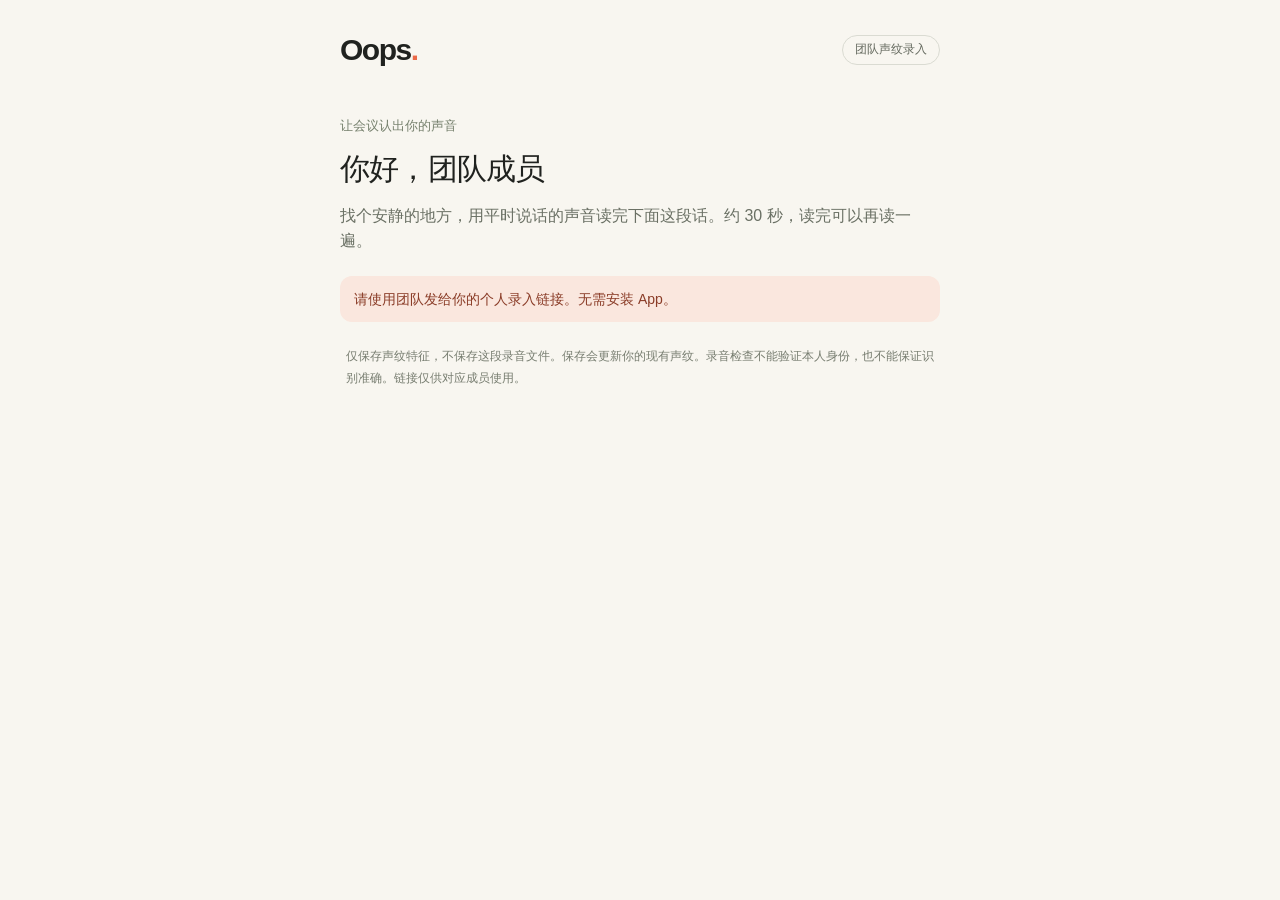
<file: web/voiceprint/index.html>
<!doctype html>
<html lang="zh-CN">
<head>
  <meta charset="utf-8">
  <meta name="viewport" content="width=device-width,initial-scale=1,viewport-fit=cover">
  <meta name="theme-color" content="#f8f6f0">
  <title>Oops · 录入我的声纹</title>
  <link rel="stylesheet" href="enroll.css">
  <script src="audio.js" defer></script>
  <script src="enroll.js" defer></script>
</head>
<body>
<main>
  <header><span class="brand">Oops<span class="dot">.</span></span><span class="tag">团队声纹录入</span></header>
  <section class="intro"><p class="eyebrow">让会议认出你的声音</p><h1>你好，<span id="name">团队成员</span></h1>
    <p>找个安静的地方，用平时说话的声音读完下面这段话。约 30 秒，读完可以再读一遍。</p></section>
  <p id="status" role="status" aria-live="polite">正在读取录入邀请…</p>
  <section class="card" id="flow" hidden>
    <div class="section-head"><h2 id="script-title">第一步 · 朗读录入</h2><span id="duration">30 秒</span></div>
    <p id="script" class="script"></p>
    <div id="meter-wrap" hidden><div class="progress"><div id="progress"></div></div>
      <div class="record-meta"><strong id="timer">00:00 / 00:30</strong><span id="level">等待麦克风声音</span></div></div>
    <p id="quality" class="muted" hidden></p>
    <label id="consent-wrap" class="consent"><input type="checkbox" id="consent"><span>我就是上述成员，同意上传本人单独朗读的声音，用于 Oops 声纹匹配。</span></label>
    <div class="buttons"><button id="record" class="primary" disabled>开始朗读 · 30 秒</button>
      <button id="stop" hidden>结束录音</button><button id="save" class="primary" hidden>保存我的声纹</button>
      <button id="discard" hidden>放弃并重录</button><button id="test" hidden>读另一段话测试 · 10 秒</button></div>
    <p id="profile" class="muted"></p>
  </section>
  <section id="result" class="card" hidden><h2>第二步 · 核对匹配结果</h2><p id="result-title" class="result-title"></p>
    <p id="result-reason"></p><div id="scores"></div><p class="muted">相似度不是正确概率。如果结果不是本人，先换安静环境重录，再交给团队排查。请保持页面在前台，使用手机浏览器打开。</p></section>
  <footer>仅保存声纹特征，不保存这段录音文件。保存会更新你的现有声纹。录音检查不能验证本人身份，也不能保证识别准确。链接仅供对应成员使用。</footer>
</main>
</body>
</html>
</file>
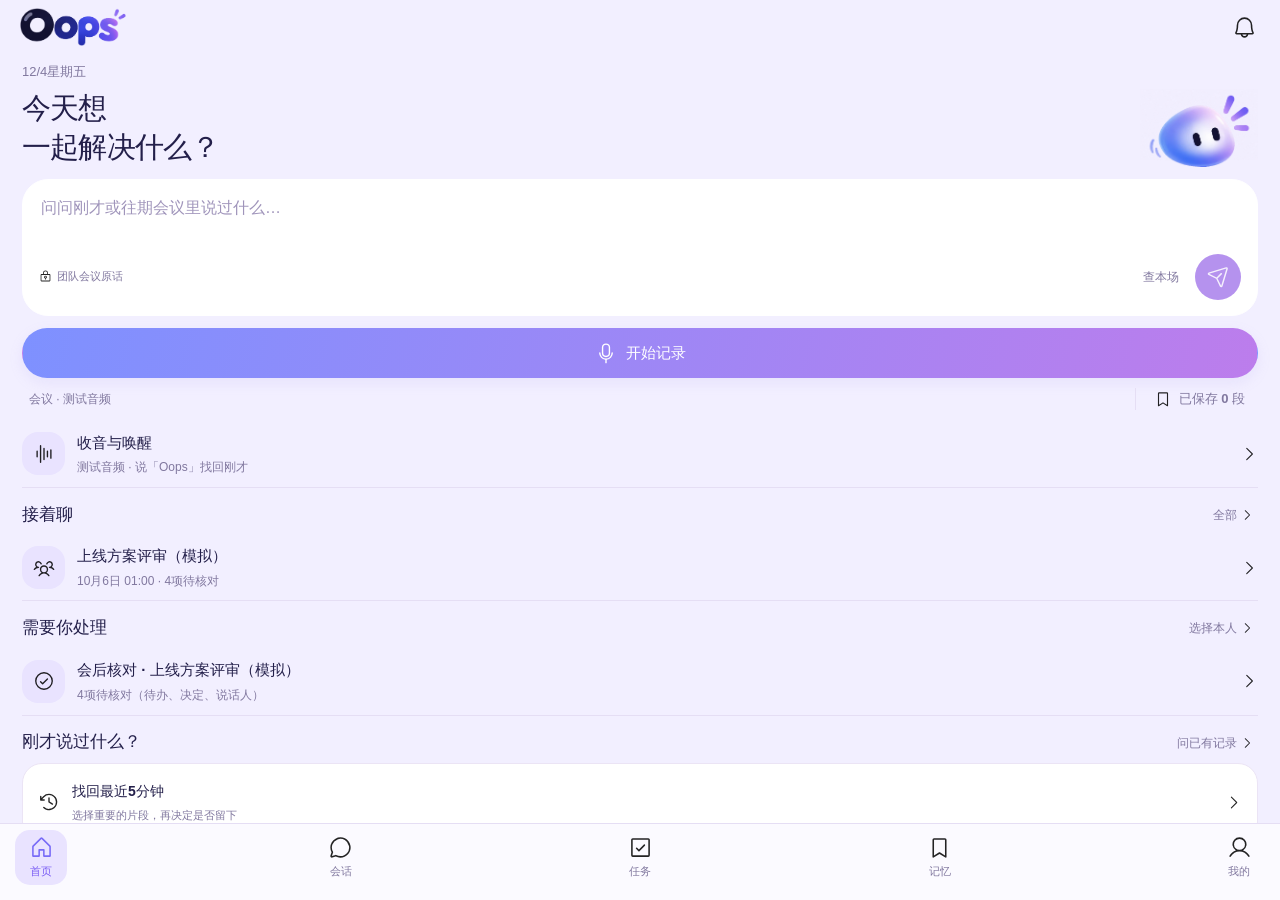
<file: android/app/src/main/assets/web/index.html>
<!doctype html>
<html lang="zh-CN">
<head>
  <meta charset="utf-8">
  <meta name="viewport" content="width=device-width, initial-scale=1, viewport-fit=cover">
  <meta name="color-scheme" content="light">
  <title>Oops</title>
  <!-- proto.css is the design prototype's own stylesheet, used unchanged; app.css only adds what the prototype lacks. -->
  <link rel="stylesheet" href="proto.css">
  <link rel="stylesheet" href="app.css">
</head>
<body>
  <div class="oops-root" id="root" data-route="home">
    <header class="app-header" id="hdr"></header>
    <div class="session-fixed-tabs" id="tabs" hidden></div>
    <section class="mobile-page oops-scroll" id="scroll">
      <main class="screen-content" id="screen"></main>
    </section>
    <nav class="app-nav" id="nav" aria-label="主导航"></nav>
    <aside class="recording-controls" id="rc" aria-label="当前记录控制" hidden></aside>
    <div id="notices" aria-live="polite"></div>
    <div class="sheet-overlay" id="backdrop" hidden></div>
    <div class="bottom-sheet" id="sheet" role="dialog" hidden></div>
    <div class="app-toast" id="toast" hidden></div>
  </div>
  <!-- The live transcript is appended to one sentence at a time; it lives here and is moved into the page that shows it. -->
  <div id="holder" hidden>
    <div id="lines"></div>
    <p class="meta live-partial" id="partial"></p>
  </div>

  <script src="bridge-mock.js"></script>
  <script src="draft-state.js"></script>
  <script src="app.js"></script>
</body>
</html>
</file>
<file: web/voiceprint/enroll.css>
:root{font-family:-apple-system,BlinkMacSystemFont,"Segoe UI",sans-serif;color:#20221f;background:#f8f6f0;line-height:1.6;font-synthesis:none}*{box-sizing:border-box}body{margin:0}main{max-width:640px;margin:auto;padding:26px 20px 36px}header{display:flex;align-items:center;justify-content:space-between;margin-bottom:42px}.brand{font-size:30px;font-weight:850;letter-spacing:-1.5px}.dot{color:#eb6948}.tag{font-size:12px;border:1px solid #dadbd2;border-radius:24px;padding:4px 12px;color:#656a5f}.eyebrow{font-size:13px;color:#76806d;margin:0 0 8px}h1{font-size:30px;letter-spacing:-.8px;margin:0 0 10px}h2{font-size:16px;margin:0}.intro>p:last-child{color:#6a7064;margin:0 0 22px}#status{font-size:14px;padding:12px 14px;background:#ecefe4;border-radius:12px;overflow-wrap:anywhere}#status.error{background:#fae7de;color:#8a3c27}.card{padding:22px;background:#fff;border:1px solid #e4e5dd;border-radius:18px;margin-top:18px}.section-head{display:flex;justify-content:space-between;align-items:center}.section-head>span{font-size:12px;color:#7c8276}.script{font-size:18px;line-height:1.95;margin:20px 0 24px}.consent{display:flex;gap:10px;align-items:flex-start;font-size:13px;color:#5a6154;margin:18px 0}.consent input{accent-color:#617843;width:18px;height:18px;flex-shrink:0;margin-top:3px}.buttons{display:flex;gap:10px;flex-wrap:wrap}button{font:inherit;font-size:14px;font-weight:600;border:1px solid #dde1d5;background:#f4f6ed;border-radius:12px;padding:12px 18px;cursor:pointer;min-height:48px}button.primary{background:#526d39;color:white;border-color:#526d39}button:disabled{opacity:.45;cursor:default}.muted,footer{font-size:12px;color:#777d70}.muted{margin:16px 0 0}footer{margin:24px 6px 0;line-height:1.8}.progress{height:6px;background:#e7ebdf;border-radius:6px;overflow:hidden}#progress{height:100%;width:0;background:#6e8b50}.record-meta{display:flex;justify-content:space-between;font-size:13px;margin:10px 0 18px}#level{color:#777d70}.result-title{font-size:22px;margin:14px 0 4px;font-weight:700}#result-reason{font-size:13px;color:#747b6a}.score-row{display:flex;justify-content:space-between;border-bottom:1px solid #eceee7;padding:8px 0;font-size:14px}[hidden]{display:none!important}@media(max-width:420px){main{padding:20px 16px}.card{padding:18px}.script{font-size:17px}header{margin-bottom:28px}.buttons button{flex:1 1 44%}}
</file>
<file: android/app/src/main/assets/web/proto.css>
@font-face{font-family:Roboto;font-style:normal;font-display:swap;font-weight:500;src:url(fonts/roboto-latin-500-normal-7RbcRiD8.woff2)format("woff2"),url(fonts/roboto-latin-500-normal-DQZyH_nt.woff)format("woff")}.task-communication .communication-copy{white-space:pre-wrap;overflow-wrap:anywhere;line-height:1.65}.communication-stale{background:#fffbf2;border-color:#e8c686;flex-direction:column;gap:10px;display:flex}.communication-stale p{margin:0;line-height:1.6}.communication-bound,.communication-resource{flex-direction:column;gap:8px;padding:12px 0;display:flex}.communication-bound+.communication-bound,.communication-resource+.communication-resource{border-top:1px solid #eee9f3}.task-communication details summary{color:#7552b8;cursor:pointer;padding:6px 0;font-size:13px}.task-communication details p{background:#faf8fd;border-radius:10px;margin:6px 0;padding:12px;font-size:14px}.task-list .section-title>.button{flex:none;width:auto;padding:0 12px}.task-search-row{align-items:center;gap:9px;display:flex}.task-search-row .search-input{flex:1;min-width:0}.task-filter-button{color:#625784;background:#faf9ff;border:1px solid #ebe7f6;border-radius:14px;flex:none;justify-content:center;align-items:center;gap:4px;min-height:44px;padding:0 10px;font-size:12px;display:flex}.task-group{gap:10px}.task-group>.section-title{margin-top:5px}.task-group>.section-title h2{font-size:15px}.task-list-card{text-align:left;gap:9px;padding:16px}.task-list-card h3{margin:0;font-size:17px;line-height:1.4}.task-list-card>.section-title{margin:0}.task-card-next{color:#6b57b5;border-top:1px solid #f0edf8;align-items:flex-start;gap:7px;padding-top:10px;font-size:13px;font-weight:600;display:flex}.task-card-next .icon{flex:none;margin-top:1px}.task-assistant-line{align-items:center;gap:5px;margin:0;display:flex}.task-hero h1,.task-hero h2{margin:4px 0;line-height:1.4}.task-hero>p{margin:5px 0}.task-facts{grid-template-columns:minmax(0,1fr) minmax(0,1.4fr);gap:12px;padding:14px 0 6px;display:grid}.task-facts span{flex-direction:column;gap:5px;display:flex}.task-facts small{color:#8b829e;font-size:11px}.task-facts strong{overflow-wrap:anywhere;font-size:14px}.task-primary-actions{align-items:center;gap:8px;width:100%;display:flex}.task-primary-actions>.button{flex:1;min-width:0;min-height:48px}.task-more-button{background:#f5f1ff;border:1px solid #e9e2fa;border-radius:15px;flex:none;justify-content:center;align-items:center;width:46px;height:48px;display:flex}.task-tab-bar{background:#fff;width:100%;padding:8px 18px 10px}.task-tab-bar .segmented{width:100%;margin:0}.task-body{white-space:pre-wrap;overflow-wrap:anywhere;font-size:14px;line-height:1.7}.task-criterion{gap:7px;margin:9px 0;font-size:13px;line-height:1.6;display:flex}.task-criterion .icon{flex:none;margin-top:2px}.task-last-activity{padding:0 3px;line-height:1.6}.task-inquiry-summary{border-top:1px solid #f0edf6;padding:10px 0}.task-inquiry-summary>p{margin:7px 0;font-size:14px;line-height:1.6}.task-inquiry-summary:first-of-type{border-top:0}.task-resource-choice{border-bottom:1px solid #f0edf6;padding:8px 0}.task-resource-choice:last-child{border-bottom:0}.task-resource-choice .meta{margin:2px 0 8px;padding-left:30px;line-height:1.6}.task-source-preview{white-space:pre-wrap;color:#75698a;margin:8px 0 12px;padding-left:30px;font-size:13px;line-height:1.6}.task-artifact-card{gap:8px}.task-artifact-card h3{margin:3px 0;font-size:16px;line-height:1.5}.task-artifact-excerpt{white-space:pre-wrap;color:#8b7e9e;margin:0;font-size:13px;line-height:1.65}.task-artifact-card .list-row{border-bottom:0;padding-left:0;padding-right:0}.task-artifact-card .check-row{border-top:1px solid #f1edf8;padding-top:11px}.task-diff{padding:13px 10px}.task-diff-line{white-space:pre-wrap;overflow-wrap:anywhere;border-radius:5px;gap:6px;margin:0;padding:6px 8px;font-size:12px;line-height:1.65;display:flex}.task-diff-line.added{color:#357553;background:#edf8f2}.task-diff-line.removed{color:#ad4964;background:#fff0f3}.task-diff-line.unchanged{color:#8c8199}.task-diff-marker{flex:none;width:9px;font-weight:700}.task-diff-title{margin:4px 8px 12px;font-size:12px;line-height:1.5}.task-setup>.section-title{margin-top:3px}.task-detail-content>.card .section-title h2{font-size:16px}.voice-identity .vi-hero{background:linear-gradient(125deg,#ede8ff,#fff7fa)}.vi-heading{flex-wrap:wrap;justify-content:space-between;align-items:center;gap:10px;display:flex}.vi-hero-icon{background:#fff9;border-radius:15px;justify-content:center;align-items:center;width:46px;height:46px;display:flex}.voice-identity h2{margin:14px 0 8px}.voice-identity p,.vi-subject-picker .meta{overflow-wrap:anywhere;line-height:1.65}.vi-waveform{justify-content:center;align-items:center;gap:5px;height:68px;margin:9px 0;display:flex}.vi-waveform span{opacity:.75;background:linear-gradient(#a48af7,#7556d9);border-radius:6px;width:5px;display:block}.vi-waveform.active span{animation:.8s ease-in-out infinite alternate vi-pulse}.vi-sample-meta{color:#8d819f;flex-wrap:wrap;justify-content:space-between;gap:10px;font-size:12px;display:flex}.vi-person{align-items:center;gap:10px;margin:17px 0;display:flex}.vi-person .meta{margin:4px 0}.vi-small-actions{justify-content:flex-end;gap:5px;margin-top:7px;display:flex}.vi-small-actions .button{width:auto;min-height:34px;padding:6px 8px;font-size:12px}.vi-capture{text-align:center;background:#f8f5ff!important}.vi-capture h3{margin:5px 0 12px}.vi-confidence{margin:16px 0}.vi-confidence>div:first-child{color:#796992;justify-content:space-between;gap:10px;font-size:13px;display:flex}.vi-confidence strong{color:#7651d5}.vi-confidence-track{background:#eee8f9;border-radius:10px;height:7px;margin-top:8px;overflow:hidden}.vi-confidence-track span{background:#9776ed;border-radius:10px;height:100%;display:block}.vi-result .button{margin-top:9px}.vi-subject-picker .badge{align-self:flex-start}@keyframes vi-pulse{to{opacity:.45;transform:scaleY(.5)}}@media (prefers-reduced-motion:reduce){.vi-waveform.active span{animation:none}}.memory-settings .card h3{margin:10px 0 7px}.ms-quick-grid{grid-template-columns:repeat(4,1fr);gap:9px;display:grid}.ms-quick-grid button{color:#231f4a;background:#fff;border:0;border-radius:18px;flex-direction:column;justify-content:center;align-items:center;gap:9px;min-height:84px;font-size:13px;font-weight:600;display:flex;box-shadow:0 4px 20px #231f4a05}.ms-pending{background:linear-gradient(125deg,#eee8ff,#fff7fa)!important}.ms-card-heading{justify-content:space-between;align-items:center;gap:10px;display:flex}.ms-preview{-webkit-line-clamp:2;color:#706987;-webkit-box-orient:vertical;margin:0;font-size:14px;line-height:1.6;display:-webkit-box;overflow:hidden}.ms-full-copy{white-space:pre-wrap;overflow-wrap:anywhere;line-height:1.8}.ms-tag-list{flex-wrap:wrap;gap:7px;margin:12px 0;display:flex}.ms-person-head{align-items:center;gap:13px;margin-bottom:12px;display:flex}.ms-person-head h2,.ms-person-head h3,.ms-person-head p{margin:3px 0}.ms-profile{background:linear-gradient(120deg,#ede6ff,#fff6f4)!important}.ms-space{color:#554781;background:#fff9;border:0;border-radius:12px;align-items:center;gap:8px;padding:9px 12px;font-size:13px;display:inline-flex}.ms-center{text-align:center}.ms-steps{justify-content:space-between;gap:7px;font-size:11px;display:flex}.ms-steps span{color:#9a93ac;text-align:center;background:#f2eff7;border-radius:10px;flex:1;padding:9px 6px}.ms-steps .active{color:#795cf4;background:#e9e1ff}.ms-voice-card{text-align:center;padding:28px!important}.ms-voice-card .icon{margin:5px auto 12px;display:block}.ms-pet{object-fit:contain;width:110px;height:110px}.ms-member{border-bottom:1px solid #f0ecf8;padding:15px 0}.ms-member:last-child{border-bottom:0}.ms-inline-action{border-bottom:1px solid #f0ecf8;justify-content:space-between;align-items:center;gap:10px;padding:12px 0;display:flex}.ms-inline-action>div{overflow-wrap:anywhere;min-width:0}.ms-inline-action>.button{flex:none;width:auto;min-height:38px;padding:8px 10px}.ms-inline-action .meta{margin:5px 0}.ms-today-people{text-align:left;background:linear-gradient(125deg,#ede8ff,#fff7fa)!important}.ms-today-people h3{margin:12px 0 5px!important}.ms-today-people .meta{margin:5px 0;line-height:1.6}.ms-today-icon{background:#fff9;border-radius:12px;justify-content:center;align-items:center;width:38px;height:38px;display:flex}.ms-person-context{gap:12px}.ms-person-stats .stat-grid{margin-bottom:14px}.ms-person-stats .stat span{font-size:12px}.ms-last-contact{color:#62587f;align-items:center;gap:7px;font-size:13px;line-height:1.5;display:flex}.ms-person-stats>.meta{color:#8e85a2;margin:8px 0 0;font-size:11px}.ms-topic-quote{white-space:pre-wrap;overflow-wrap:anywhere;margin:12px 0;font-size:14px;line-height:1.8}.ms-person-topic .source-link{margin-top:8px}.ms-review-progress{flex-wrap:wrap;justify-content:space-between;align-items:center;gap:12px;display:flex}.ms-review-finished{flex-direction:column;gap:12px;display:flex}.ms-source-stack{gap:8px}.ms-source-quote{background:#f8f5ff;border-left:3px solid #d9ccff;border-radius:0 10px 10px 0;padding:10px 12px}.ms-source-quote p{white-space:pre-wrap;overflow-wrap:anywhere;margin:7px 0;line-height:1.7}.ms-profile-focus{color:#554781;margin:12px 0;font-size:14px;line-height:1.6}.sessions-feature h2{letter-spacing:-.5px;margin:0;font-size:22px}.sessions-feature h3{margin:12px 0 7px;font-size:17px}.session-list-item{position:relative}.session-list-item .card{text-align:left;width:100%;padding-bottom:18px}.session-more{background:0 0;border:0;padding:6px;position:absolute;top:13px;right:13px}.session-card-top{align-items:center;gap:10px;padding-right:28px;display:flex}.session-kind,.session-material-icon{align-items:center;gap:8px;display:flex}.session-kind{background:#f0ebff;border-radius:13px;justify-content:center;width:38px;height:38px}.session-preview{color:#6e6880;margin:8px 0 16px;font-size:13px;line-height:1.55}.session-card-bottom{color:#958baf;justify-content:space-between;font-size:11px;display:flex}.session-heading{justify-content:space-between;align-items:flex-start;gap:8px;display:flex}.session-heading h2{font-size:22px;line-height:1.35}.session-heading .meta{margin-top:5px}.session-view-switch{background:#f3f0f8;border-radius:12px;gap:3px;padding:3px;display:flex}.session-view-switch button{color:#8f869e;background:0 0;border:none;border-radius:9px;flex:1;justify-content:center;align-items:center;gap:5px;padding:9px 5px;font-size:12px;display:flex}.session-view-switch button.selected{color:#7751d8;background:#fff;box-shadow:0 2px 8px #40305a0b}.session-recording{background:#f7f2ff;border:1px solid #e8dcfb;border-radius:17px;align-items:center;gap:10px;padding:14px;display:flex}.session-recording strong{font-size:13px;display:block}.session-recording small{color:#9686ae;margin-top:4px;font-size:10px;display:block}.session-recording .button{flex-shrink:0;width:auto;margin-left:auto}.recording-dot{background:#8a5fe3;border-radius:50%;flex-shrink:0;width:9px;height:9px;animation:1.8s infinite session-pulse;box-shadow:0 0 0 5px #8a5fe314}.recording-dot.paused{background:#a9a0b8;animation:none}@keyframes session-pulse{50%{box-shadow:0 0 0 8px #8a5fe308}}.session-transcript{text-align:left;border:1px solid #eee8f5}.session-transcript.highlighted{background:#f4efff;border-color:#9268e8;box-shadow:0 0 0 2px #946ce218}.session-speaker{align-items:center;gap:7px;font-size:12px;display:flex}.session-speaker .avatar{width:25px;height:25px;font-size:11px}.session-speaker>span:not(.avatar):not(.badge){color:#a79bb7;margin-left:auto;font-size:10px}.session-transcript p{color:#514760;margin:11px 0 0;font-size:14px;line-height:1.7}.session-playback{align-items:center;gap:9px;display:flex}.session-playback>.button{flex:1}.session-playback>button:last-child{color:#77668f;background:#fff;border:1px solid #e5dfee;border-radius:10px;height:40px;padding:0 10px;font-size:12px}.session-warning{background:#fff9ee!important;border:1px solid #f5e0be!important}.session-warning p{color:#a88145;font-size:13px}.session-task-top{justify-content:space-between;align-items:center;gap:10px;display:flex}.session-task-top h3{margin:0;font-size:15px}.session-status-pair{gap:8px;margin-top:14px;display:flex}.session-status-pair span{color:#806d9b;background:#f4effa;border-radius:7px;padding:6px 8px;font-size:10px}.session-summary-line{color:#5b4d6e;gap:10px;font-size:13px;line-height:1.8;display:flex}.session-summary-line>span{color:#9f87c9;font-variant-numeric:tabular-nums}.session-preserve{white-space:pre-wrap;overflow-wrap:anywhere;font-size:13px;line-height:1.8}.session-agenda-row{text-align:left;background:#fff;border:1px solid #eee7f6;border-radius:14px;align-items:center;gap:10px;padding:14px 12px;display:flex}.session-agenda-row>span{color:#987bc7;background:#f5f0fc;border-radius:50%;flex-shrink:0;place-items:center;width:26px;height:26px;font-size:12px;display:grid}.session-agenda-row strong{flex:1;font-size:13px;font-weight:500}.session-agenda-row.current{background:#faf7ff;border-color:#bba1ec}.session-map{background:radial-gradient(#dccfea 1px,#0000 1px) 0 0/13px 13px,#fbf8ff;border-radius:22px;flex-direction:column;gap:15px;padding:24px 16px;display:flex}.map-center{color:#fff;text-align:center;background:#8e65da;border-radius:17px;align-self:center;max-width:92%;padding:16px;font-weight:600}.map-branch,.map-material{text-align:left;color:#77618e;background:#fff;border:1px solid #e0d3f3;border-radius:12px;align-items:center;gap:8px;margin-left:25px;padding:12px;font-size:12px;display:flex}.map-branch>span{color:#a48bc4;width:20px}.map-material{background:#f3edf9;margin-left:45px}.session-recall-hero{text-align:center;background:linear-gradient(145deg,#f5efff,#fdfbff);border-radius:24px;padding:18px 14px}.session-recall-hero h2{margin:13px 0 8px;font-size:23px}.session-recall-hero p{color:#a18bbd;font-size:12px}.session-recall-choice{background:#fff;border:1px solid #eadff3;border-radius:16px;padding:12px 16px}.session-recall-choice p{color:#665774;margin:8px 0 4px;font-size:14px;line-height:1.7}.session-timer{background:linear-gradient(145deg,#faf6ff,#fff);border:1px solid #ece2fa}.session-timer .section-title{margin:0}.session-timer-clock{color:#8460ca;letter-spacing:1px;font-variant-numeric:tabular-nums;margin:12px 0 8px;font-size:35px;display:block}.session-timer.session-warning .session-timer-clock{color:#b5853c}.session-feedback{background:#fbf8ff;flex-direction:column;gap:12px;display:flex}.session-feedback p{margin:0;font-size:13px;line-height:1.7}.session-quickstart{gap:18px}.session-start-heading{padding:9px 4px 0}.session-start-heading>.icon{background:#e9e1fb;border-radius:20px;width:56px;height:56px;margin-bottom:14px;padding:12px}.session-start-heading h2{font-size:25px;line-height:1.45}.session-start-heading p{margin:7px 0 0;font-size:13px}.session-kind-grid{grid-template-columns:repeat(2,minmax(0,1fr));gap:10px;display:grid}.session-kind-grid>button{text-align:left;background:#fff;border:1px solid #e5def4;border-radius:19px;flex-direction:column;gap:8px;min-height:126px;padding:16px 14px;display:flex}.session-kind-grid>button.selected{background:#f4efff;border-color:#aa8ddd;box-shadow:inset 0 0 0 1px #ceb9ef}.session-kind-grid strong{font-size:15px}.session-kind-grid small{color:#9080a7;font-size:11px}.session-start-scope{color:#81709b;flex-wrap:wrap;gap:12px;font-size:11px;display:flex}.session-start-scope>span{align-items:center;gap:5px;display:flex}.session-active-card{background:#f7f3ff;flex-direction:column;gap:10px;display:flex}.session-active-card h3,.session-prepare{margin:0}.session-live-overview{background:#fff;border:1px solid #ece4f7;border-radius:19px;padding:0 13px}.session-live-overview .list-row{min-height:66px;padding:12px 0}.session-live-overview .list-row:last-child{border-bottom:0}.session-live-overview .row-icon{border-radius:12px;width:34px;height:34px}.session-live-overview .row-copy strong{font-size:13px}.session-live-overview .row-copy small{font-size:10px}.session-review{gap:14px}.session-review-intro h3{margin:12px 0;font-size:17px}.session-review-intro .stat-grid{margin-top:14px}.session-review .stat{padding:11px 5px}.session-review .list-row{padding-top:5px}.session-list-search{align-items:center;gap:9px;display:flex}.session-list-search .search-input{flex:1;min-width:0}.session-filter-button{background:#fff;border:1px solid #e8e0f2;border-radius:13px;flex-shrink:0;place-items:center;width:44px;min-height:44px;display:grid;position:relative}.session-filter-button b{color:#fff;background:#795cf4;border-radius:9px;padding:2px 5px;font-size:10px;position:absolute;top:-3px;right:-3px}.session-list-secondary{color:#8c819b;justify-content:space-between;align-items:center;gap:8px;font-size:12px;display:flex}.session-list-secondary button{color:#796c90;background:0 0;border:none;align-items:center;gap:6px;min-height:36px;padding:6px 0;font-size:12px;display:flex}.session-filter-summary{color:#77658d;background:#f5f1fc;border-radius:11px;justify-content:space-between;align-items:center;gap:8px;padding:9px 12px;font-size:12px;display:flex}.session-filter-summary button{color:#795cf4;background:0 0;border:0;flex-shrink:0;min-height:30px}.session-list-group{flex-direction:column;gap:12px;display:flex}.session-list-group .section-title{margin:2px 0}.session-list-group .section-title h2{color:#7c708d;font-size:15px}.session-card-bottom{gap:12px;font-size:12px}.session-card-bottom strong{color:#795cf4;text-align:right;font-size:12px;font-weight:500}.session-stage{flex-wrap:wrap;align-items:center;gap:10px;display:flex}.session-stage>span:last-child:not(.badge){color:#8c7c9f;align-items:center;gap:5px;font-size:12px;display:inline-flex}.session-live-summary{grid-template-columns:repeat(2,minmax(0,1fr));gap:9px;display:grid}.session-live-summary button{color:#6b5b81;text-align:left;background:#fff;border:1px solid #ece4f7;border-radius:14px;align-items:center;gap:7px;min-height:54px;padding:12px;display:flex}.session-live-summary strong{font-size:12px;font-weight:500}.session-kind-focus{background:#faf7ff;border:1px solid #ece3fc}.session-kind-focus h3{margin:11px 0 15px;font-size:16px;line-height:1.5}.session-returned-material{background:#fbf8ff;border:1px solid #ded1f6}.session-returned-material h3{overflow-wrap:anywhere}.session-overview{gap:15px}.session-result-card{background:#faf8ff;border:1px solid #e8dffa}.session-result-card h3{margin:14px 0;font-size:17px}.session-result-line{color:#514761;white-space:pre-wrap;overflow-wrap:anywhere;border-left:2px solid #b5a1ee;margin:0;padding:8px 0 8px 12px;font-size:14px;line-height:1.75}.session-result-card .session-result-line+.session-result-line{margin-top:9px}.session-review-entry{flex-direction:column;gap:13px;display:flex}.session-review-entry h3{margin:0 0 7px;font-size:16px}.session-details{background:#fff;border:1px solid #ece5f4;border-radius:15px;padding:0 14px}.session-details summary{color:#746284;cursor:pointer;min-height:48px;padding:14px 0;font-size:13px}.session-details[open]{padding-bottom:14px}.session-details>.card,.session-details>.form-field,.session-details>.button{margin-top:12px}.session-details>p{color:#6a5e77;font-size:13px;line-height:1.7}.session-queue-heading h2{margin-top:15px;font-size:23px}.session-queue-item{flex-direction:column;gap:14px;display:flex}.session-queue-item h3{margin:0;line-height:1.55}.session-queue-item p{margin:0}.session-speaker>span:not(.avatar):not(.badge),.session-recording small{font-size:12px}.session-p0-entry{padding:8px}.session-p0-grid{grid-template-columns:repeat(2,minmax(0,1fr));gap:6px;display:grid}.session-p0-grid button{color:#6951ba;background:#f5f1fe;border:0;border-radius:12px;justify-content:flex-start;align-items:center;gap:8px;min-height:44px;padding:10px 12px;font-size:13px;font-weight:650;display:flex}.listening-screen{gap:16px}.listen-hero{text-align:center;background:radial-gradient(at 50% 0,#eee6ff 0%,#faf8ff 65%);border:1px solid #ece5ff;border-radius:24px;padding:24px 18px 18px}.listen-state-icon{background:#fff;border:1px solid #e5dcfa;border-radius:24px;place-items:center;width:68px;height:68px;margin:0 auto 12px;display:grid;box-shadow:0 7px 20px #7750ce14}.listen-hero .badge{margin-bottom:10px}.listen-hero h2{margin:4px 0 8px;font-size:23px;line-height:1.35}.listen-hero p{color:#6f6581;max-width:280px;margin:0 auto;font-size:13px;line-height:1.65}.listen-wave{justify-content:center;align-items:center;gap:4px;height:62px;margin-top:8px;display:flex}.listen-wave i{opacity:.8;background:#9471ec;border-radius:4px;width:4px;display:block}.listen-detecting .listen-wave i,.listen-recording .listen-wave i{animation:1.1s ease-in-out infinite alternate listen-wave-pulse}.listen-noise .listen-wave i,.listen-quiet .listen-wave i{background:#bbb1cc;height:8px!important}.listen-demo-label{color:#8b819a;justify-content:center;align-items:center;gap:6px;margin:-4px 0 0;font-size:11px;line-height:1.5;display:flex}.listen-card-heading{justify-content:space-between;align-items:flex-start;gap:10px;display:flex}.listen-card-heading h3{flex:1;margin:0}.listen-card-heading .badge{flex:none}.listen-current .button,.listen-signal .button{margin-top:10px}.listen-turn{border-left:3px solid #e8dfff;margin:14px 0;padding-left:11px}.listen-turn strong{color:#776098;font-size:12px}.listen-turn p{margin:4px 0 0;font-size:14px;line-height:1.65}.listen-save-summary{color:#8b7b9e;border-top:1px solid #f1edf7;gap:7px;margin-top:5px;padding-top:12px;font-size:11px;line-height:1.5;display:flex}.listen-scenarios{padding:10px 4px}.listen-scenarios summary{color:#92829f;cursor:pointer;font-size:12px;list-style-position:inside}.listen-scenario-buttons{grid-template-columns:1fr 1fr;gap:6px;margin-top:6px;display:grid}.listen-scenario-buttons .button{min-height:38px;font-size:12px}@keyframes listen-wave-pulse{0%{opacity:.55;transform:scaleY(.55)}to{opacity:1;transform:scaleY(1)}}@media (prefers-reduced-motion:reduce){.listen-wave i{animation:none!important}}.intelligence-page{gap:14px}.intelligence-hero{background:linear-gradient(135deg,#f0eaff,#faf8ff);border-color:#e6dcfa;padding:20px}.intelligence-hero-top,.intelligence-hero-meta,.intelligence-result-head,.intelligence-card-source{justify-content:space-between;align-items:center;gap:9px;display:flex}.intelligence-hero-icon{background:#e2d5fb;border-radius:14px;place-items:center;width:42px;height:42px;display:grid}.intelligence-hero h2{letter-spacing:-.5px;margin:15px 0 6px;font-size:22px}.intelligence-hero p{color:var(--muted);margin:0;font-size:12px;line-height:1.65}.intelligence-hero-meta{color:var(--brand);margin-top:15px;font-size:11px}.intelligence-hero-meta .button{min-height:30px;padding:4px 0 4px 8px;font-size:11px}.intelligence-hero-meta .button,.intelligence-card-source .button,.intelligence-personal-context .button{flex:none;width:auto}.intelligence-hero-meta>span,.intelligence-card-source>span{white-space:nowrap;min-width:0}.intelligence-hero-meta .button .icon{width:15px;height:15px}.intelligence-caption{color:var(--muted);align-items:center;gap:6px;margin:0 2px;font-size:11px;line-height:1.6;display:flex}.intelligence-result{padding:17px}.intelligence-result.processed{border-color:#e4ddee}.intelligence-result-head{justify-content:flex-start}.intelligence-result-head strong{flex:1;font-size:13px}.intelligence-result-symbol{background:var(--soft);border-radius:10px;flex:none;place-items:center;width:30px;height:30px;display:grid}.intelligence-result h3{margin:12px 0 8px;font-size:16px;line-height:1.5}.intelligence-result .intelligence-body{color:var(--ink);white-space:pre-wrap;overflow-wrap:anywhere;margin:12px 0;font-size:14px;line-height:1.8}.intelligence-card-source{color:var(--muted);padding-top:5px;font-size:10px}.intelligence-card-source .button{min-height:25px;padding:3px 0 3px 8px;font-size:11px}.intelligence-actions{flex-wrap:wrap;align-items:center;gap:8px;margin-top:13px;display:flex}.intelligence-actions .button{flex:1;width:auto;min-width:0;min-height:38px;padding:8px 10px;font-size:12px}.intelligence-actions .button.quiet{flex:none}.intelligence-personal-context{align-items:center;gap:11px;padding:2px 0;display:flex}.intelligence-personal-context>span{flex:1;min-width:0}.intelligence-personal-context>span.avatar{flex:none}.intelligence-personal-context strong{font-size:13px;display:block}.intelligence-personal-context small{color:var(--muted);margin-top:5px;font-size:10px;display:block}.intelligence-personal-context .button{padding:8px;font-size:11px}.intelligence-sheet-text{white-space:pre-wrap;color:var(--ink);margin:6px 0;font-size:14px;line-height:1.8}.intelligence-evidence{background:#faf8ff;padding:13px 15px}.intelligence-evidence small{color:var(--brand);font-size:10px}.intelligence-evidence p{white-space:pre-wrap;color:var(--ink);margin:6px 0 0;font-size:13px;line-height:1.7}.intelligence-quote{border-left:2px solid #d8c8f3;padding:0 0 0 12px}.intelligence-quote p{white-space:pre-wrap;color:var(--muted);margin:0 0 6px;font-size:12px;line-height:1.7}.intelligence-quote .source-link{margin:4px 0}.task-suggestions-page{gap:14px}.task-suggestions-hero{background:linear-gradient(135deg,#f0eaff,#faf8ff);border-color:#e6dcfa;padding:20px}.task-suggestions-hero-top,.task-suggestions-hero-meta,.task-suggestion-card-top{justify-content:space-between;align-items:center;gap:10px;display:flex}.task-suggestions-symbol{background:#e2d5fb;border-radius:14px;place-items:center;width:42px;height:42px;display:grid}.task-suggestions-hero h2{letter-spacing:-.5px;margin:15px 0 6px;font-size:22px}.task-suggestions-hero p{color:var(--muted);margin:0;font-size:12px;line-height:1.65}.task-suggestions-hero-meta{color:var(--brand);margin-top:15px;font-size:11px}.task-suggestions-hero-meta>span{white-space:nowrap;min-width:0}.task-suggestions-hero-meta .button{flex:none;width:auto;min-height:30px;padding:4px 0 4px 8px;font-size:11px}.task-suggestions-hero-meta .button .icon{width:15px;height:15px}.task-suggestion-card{padding:17px}.task-suggestion-card-top>span:last-child:not(.badge){color:var(--muted);font-size:11px}.task-suggestion-card h3{color:var(--ink);overflow-wrap:anywhere;margin:13px 0;font-size:16px;line-height:1.6}.task-suggestion-fields{flex-direction:column;gap:9px;margin:0 0 13px;display:flex}.task-suggestion-fields>div{align-items:baseline;gap:13px;display:flex}.task-suggestion-fields dt{width:42px;color:var(--muted);flex:none;font-size:11px}.task-suggestion-fields dd{min-width:0;color:var(--ink);overflow-wrap:anywhere;margin:0;font-size:12px;line-height:1.6}.task-suggestion-original{border-left:2px solid #d8c8f3;padding-left:12px}.task-suggestion-original>small{color:var(--brand);font-size:10px}.task-suggestion-original>p{color:var(--muted);white-space:pre-wrap;overflow-wrap:anywhere;margin:6px 0;font-size:12px;line-height:1.7}.task-suggestion-original .source-link{margin:7px 0}.task-suggestion-actions{gap:8px;margin-top:14px;display:flex}.task-suggestion-actions .button{flex:1;width:auto;min-width:0;min-height:38px;padding:8px 10px;font-size:12px}.task-suggestion-actions .button.quiet{flex:none}.recording-controls{bottom:calc(var(--mobile-safe-area-height,0px) + 78px);z-index:17;color:var(--ink);background:#fcfaff;border:1px solid #dcd0f2;border-radius:20px;padding:12px 13px 10px;position:absolute;left:16px;right:16px;box-shadow:0 7px 26px #49316a1a}.rc-heading{align-items:center;gap:9px;min-height:35px;margin-bottom:9px;display:flex}.rc-dot{background:#a787df;border-radius:50%;flex:none;width:7px;height:7px;animation:1.8s ease-in-out infinite rc-recording;box-shadow:0 0 0 4px #ece3fb}.rc-dot.paused{background:#b7a8c7;animation:none;box-shadow:0 0 0 4px #eee7f3}.rc-session{flex:1;min-width:0}.rc-session strong{text-overflow:ellipsis;white-space:nowrap;max-width:100%;font-size:12px;font-weight:650;line-height:1.5;display:block;overflow:hidden}.rc-session>span{color:var(--muted);font-size:10px;line-height:1.6;display:block}.rc-session time{font-variant-numeric:tabular-nums}.rc-scene{background:0 0;border:0;align-items:center;gap:1px;padding:6px;display:flex;color:var(--brand)!important;font-size:11px!important}.rc-actions{grid-template-columns:1fr 1.4fr 1fr;gap:6px;display:grid}.rc-actions>button{white-space:nowrap;background:#eee7f8;border:0;border-radius:11px;justify-content:center;align-items:center;gap:7px;min-height:35px;padding:8px 7px;display:flex;color:#67508c!important;font-size:11px!important;font-weight:550!important}.rc-actions>button:active{background:#e2d6f3}.rc-actions>button.rc-end{background:#f3eaf0;color:#95637a!important}.rc-actions .icon{opacity:.75}.rc-mark-count{background:0 0;border:0;justify-content:center;align-items:center;gap:2px;margin:6px auto -2px;padding:2px 8px;display:flex;color:var(--muted)!important;font-size:10px!important}.rc-end-heading{justify-content:space-between;align-items:center;gap:10px;display:flex}.rc-end-heading h3{margin:0;font-size:16px;font-weight:650}.rc-end-heading .meta{margin:5px 0 0}.rc-retention-counts{grid-template-columns:1fr 1fr;gap:10px;display:grid}.rc-retention-counts>div{border:1px solid var(--line);text-align:center;background:#faf8ff;border-radius:15px;padding:13px}.rc-retention-counts strong{color:var(--brand);font-variant-numeric:tabular-nums;font-size:23px;font-weight:650;line-height:1.4;display:block}.rc-retention-counts strong small{color:var(--muted);font-size:12px;font-weight:400}.rc-retention-counts span{color:var(--muted);font-size:11px}.rc-selection h3{margin:0 0 8px!important;font-size:13px!important}.rc-selection .check-row{border-bottom:1px solid var(--line);padding:9px 0}.rc-selection .check-row:last-of-type{border-bottom:0}.rc-selection .check-row>span{overflow-wrap:anywhere}.rc-end-note{margin:0;line-height:1.7;font-size:11px!important}@keyframes rc-recording{50%{opacity:.6;box-shadow:0 0 0 6px #ece3fb88}}@media (prefers-reduced-motion:reduce){.rc-dot{animation:none}}:root{color:#151515;font-synthesis:none;text-rendering:optimizelegibility;-webkit-font-smoothing:antialiased;background:#fff;font-family:Inter,ui-sans-serif,system-ui,-apple-system,BlinkMacSystemFont,Segoe UI,sans-serif}*{box-sizing:border-box}html,body,#root{width:100%;height:100%;margin:0}.mobile-carousel{overscroll-behavior:contain;scrollbar-width:none;-webkit-user-select:none;user-select:none;width:100%;min-width:0;max-width:100%;display:block;position:relative;overflow:auto}.mobile-carousel::-webkit-scrollbar{display:none}.mobile-carousel{touch-action:pan-y;overflow:auto hidden}.mobile-carousel[data-dragging=true]{cursor:none}.mobile-carousel-content{width:max-content;min-width:100%;transform:translateX(var(--mobile-carousel-overdrag));will-change:transform;display:flex}.mobile-carousel-scrollbar{z-index:4;opacity:0;pointer-events:none;transition:opacity .15s;position:absolute;inset:0}.mobile-carousel-scrollbar[data-visible=true]{opacity:1}.mobile-carousel-scrollbar-thumb{background:#00000059;border-radius:999px;height:3px;position:absolute;bottom:4px;right:4px}body{min-width:320px;overflow:hidden}button,input,textarea{font:inherit}button{cursor:pointer}.phone-stage{place-items:center;width:100%;height:100%;padding:24px;display:grid;position:relative}.device-menu-bar{z-index:100;border-radius:12px;padding:3px;position:absolute;top:18px;right:18px}.device-picker-trigger{color:#151515;background:0 0;border:0;border-radius:9px;align-items:center;gap:10px;height:34px;padding:0 10px 0 12px;font:600 14px/1 ui-sans-serif,system-ui,sans-serif;display:flex}.device-picker-trigger:hover,.device-picker-trigger[data-state=open]{background:#0000000e}.device-picker-trigger:focus-visible{outline-offset:2px;outline:2px solid #000000b8}.device-picker-menu{z-index:200;min-width:168px;transform-origin:var(--radix-dropdown-menu-content-transform-origin);background:#fffffffa;border-radius:12px;padding:3px;animation:.12s ease-out device-menu-in;box-shadow:0 0 1px #0000000f,0 0 0 1px #00000014,0 4px 4px #0000000d}.device-picker-item{color:#181818;-webkit-user-select:none;user-select:none;border-radius:8px;outline:none;justify-content:space-between;align-items:center;height:34px;padding:0 9px 0 10px;font:500 14px/1 ui-sans-serif,system-ui,sans-serif;display:flex}.device-picker-item[data-highlighted]{background:#f0f0f0}.device-picker-item[data-state=checked]{font-weight:600}.device-picker-check{color:#181818;place-items:center;display:grid}@keyframes device-menu-in{0%{opacity:0;transform:scale(.98)translateY(-2px)}to{opacity:1;transform:scale(1)translateY(0)}}.phone-scale-box{position:relative}.phone-device{transform-origin:0 0;-webkit-user-select:none;user-select:none;position:absolute;top:0;left:0}.phone-bezel{object-fit:contain;z-index:2;-webkit-user-drag:none;pointer-events:none;width:100%;height:100%;display:block;position:absolute;inset:0}.device-screen{cursor:none;z-index:1;-webkit-user-select:none;user-select:none;background:#fff;border-radius:42px;position:absolute;overflow:hidden;box-shadow:inset 0 0 0 1px #00000014}.device-camera{z-index:75;pointer-events:none;background:#050505;border-radius:50%;display:block;position:absolute;box-shadow:inset 0 0 0 1px #ffffff14}.device-screen,.device-screen *{cursor:none!important}.device-screen img,.keyboard-asset{-webkit-user-drag:none;-webkit-user-select:none;user-select:none}.device-screen input,.device-screen textarea,.device-screen select,.device-screen option,.device-screen [contenteditable=true]{-webkit-user-select:auto;user-select:auto}.device-screen:active,.device-screen:active *,.device-screen input,.device-screen textarea,.device-screen button,.device-screen a,.device-screen [role=button]{cursor:none!important}.device-screen[data-cursor-debug=true],.device-screen[data-cursor-debug=true] *{cursor:default!important}.device-screen :focus,.device-screen :focus-visible{box-shadow:none!important;outline:0!important}.flow-stack,.flow-scenes,.flow-screen,.mobile-app-viewport{position:absolute;inset:0}.mobile-app-viewport[data-platform=android][data-keyboard-visible=false]{bottom:var(--device-safe-area-bottom,48px)}.flow-stack{--flow-header-height:0px;--flow-header-content-height:0px;--flow-header-safe-area:0px;--flow-footer-height:0px;--keyboard-height:0px;touch-action:pan-y;background:0 0;overflow:hidden}.flow-fixed-header{z-index:12;height:var(--flow-header-height);padding-top:var(--flow-header-safe-area);box-sizing:border-box;-webkit-backdrop-filter:none;backdrop-filter:none;background:0 0;border-bottom:0;position:absolute;top:0;left:0;right:0}.flow-fixed-footer{z-index:12;right:0;bottom:var(--keyboard-height);height:var(--flow-footer-height);background:0 0;transition:bottom .26s cubic-bezier(.2,.8,.2,1);position:absolute;left:0}.flow-scenes{top:var(--flow-header-height);bottom:0;overflow:hidden}.flow-screen{will-change:transform;background:0 0;overflow:hidden}.mobile-page{--mobile-safe-area-height:var(--device-safe-area-bottom,34px);--keyboard-height:0px;position:absolute;inset:0}.mobile-page[data-keyboard-visible=true],.mobile-app-viewport[data-platform=android] .mobile-page{--mobile-safe-area-height:0px}.mobile-scroll{top:0;right:0;bottom:var(--keyboard-height);-webkit-overflow-scrolling:touch;overscroll-behavior:contain;scrollbar-width:none;touch-action:none;-webkit-user-select:none;user-select:none;transition:bottom .26s cubic-bezier(.2,.8,.2,1);position:absolute;left:0;overflow:hidden auto}.mobile-scroll::-webkit-scrollbar{display:none}.mobile-scroll[data-dragging=true]{cursor:none}.mobile-cursor{z-index:80;opacity:0;pointer-events:none;will-change:transform;background:radial-gradient(circle at 50% 44%,#ffffffb3 0 34%,#ffffff8a 58%,#eeeeee7a 100%);border:.5px solid #0000001f;border-radius:999px;width:48px;height:48px;transition:opacity 90ms,background 80ms,box-shadow 80ms;position:absolute;top:0;left:0;box-shadow:inset 0 1px 2px #fff9,inset 0 -5px 10px #0000000d,inset 0 0 0 1px #00000006}.mobile-cursor:before{content:"";pointer-events:none;background:linear-gradient(#ffffff61,#fff0);border-radius:999px;width:32px;height:17px;position:absolute;top:3px;left:50%;transform:translate(-50%)}.mobile-cursor:after{border-radius:inherit;content:"";pointer-events:none;position:absolute;inset:0;box-shadow:inset 1px 0 3px #ffffff47,inset -1px 0 3px #00000005}.mobile-cursor-hotspot{pointer-events:none;background:#ffffffd1;border:1px solid #007afff2;border-radius:999px;width:9px;height:9px;position:absolute;top:50%;left:50%;transform:translate(-50%,-50%);box-shadow:0 0 0 1px #ffffffbf,0 0 0 3px #007aff29}.mobile-cursor-hotspot:before,.mobile-cursor-hotspot:after{content:"";background:#007afff2;position:absolute;top:50%;left:50%;transform:translate(-50%,-50%)}.mobile-cursor-hotspot:before{width:17px;height:1px}.mobile-cursor-hotspot:after{width:1px;height:17px}.mobile-cursor[data-visible=true]{opacity:1}.mobile-cursor[data-active=true]{background:radial-gradient(circle at 50% 55%,#e8e8e894 0 30%,#f8f8f880 62%,#ffffffad 100%);box-shadow:inset 0 3px 7px #00000014,inset 0 -4px 8px #ffffff57,inset 0 0 0 1px #00000008}.mobile-cursor[data-active=true]:before{background:linear-gradient(#0000000e,#0000)}.mobile-cursor[data-active=true]:after{box-shadow:inset 0 5px 9px #0000000b,inset 0 -3px 7px #ffffff47}.mobile-scroll-content{will-change:transform;grid-template-columns:minmax(0,1fr);gap:0;min-width:0;padding:0;display:grid}.app-screen{background:#fff}.mobile-scrollbar{z-index:9;top:4px;right:5px;bottom:calc(var(--mobile-safe-area-height) + var(--keyboard-height) + 4px);opacity:0;pointer-events:none;width:4px;transition:bottom .26s cubic-bezier(.2,.8,.2,1),opacity .18s;position:absolute}.mobile-page[data-keyboard-dragging=true] .mobile-scroll,.mobile-page[data-keyboard-dragging=true] .mobile-scrollbar,.flow-stack[data-keyboard-dragging=true] .flow-fixed-footer{transition:none}.mobile-scrollbar[data-visible=true]{opacity:1}.mobile-scrollbar-thumb{background:#00000047;border-radius:999px;width:4px;min-height:36px;transition:background .12s;box-shadow:0 0 0 1px #ffffff2e}.status-bar{z-index:72;color:#050505;pointer-events:none;background:0 0;grid-template-columns:1fr auto;align-items:center;height:54px;padding:10px 34px 0 36px;font-family:-apple-system,BlinkMacSystemFont,SF Pro Text,Helvetica Neue,Arial,sans-serif;display:grid;position:absolute;top:0;left:0;right:0}.device-screen[data-device=pixel-10] .status-bar{align-items:start;height:auto;padding:32px 32px 0;font-family:Roboto,Arial,sans-serif}.status-time{text-align:center;letter-spacing:0;justify-self:start;min-width:58px;font-size:15px;font-weight:600;line-height:1}.status-indicators{justify-self:end;align-items:center;display:flex}.status-indicator-svg{display:block}.status-indicator-svg[data-platform=ios]{width:79px;height:13px}.status-indicator-svg[data-platform=android]{width:50px;height:14px}.device-screen[data-device=pixel-10] .status-time{font-weight:500;transform:translateY(2px)}.home-indicator-svg{z-index:70;width:100%;height:var(--device-safe-area-bottom,34px);pointer-events:none;display:block;position:absolute;bottom:0;left:0;right:0}.android-navigation-bar{z-index:70;width:428px;height:var(--device-safe-area-bottom,48px);pointer-events:none;-webkit-user-drag:none;display:block;position:absolute;bottom:-1px;left:-1px}h1,h2,p{margin:0}h1{letter-spacing:0;font-size:26px;line-height:1.08}h2{font-size:15px}p{color:#555;font-size:14px;line-height:1.45}.field-label{color:#555;font-size:13px;font-weight:800}.mobile-field{gap:8px;display:grid}.mobile-field input{color:#151515;background:#fff;border:1px solid #0000001a;border-radius:8px;outline:0;width:100%;min-height:44px;padding:0 12px}.mobile-field input:focus{box-shadow:none;border-color:#00000029}.device-screen .mobile-field input:focus,.device-screen .mobile-field input:focus-visible{border-color:#0000001f;box-shadow:none!important;outline:0!important}.sheet-overlay{z-index:20;background:#00000057;position:absolute;inset:0}.bottom-sheet{z-index:21;touch-action:none;background:#fff;border-radius:22px 22px 0 0;flex-direction:column;min-height:260px;display:flex;position:absolute;left:0;right:0;overflow:hidden;box-shadow:0 -16px 48px #0003}.sheet-handle-zone{touch-action:none;place-items:center;height:30px;display:grid}.sheet-handle{background:#c9c9c4;border-radius:999px;width:42px;height:5px}.sheet-header{gap:4px;padding:0 18px 14px;display:grid}.sheet-title{margin:0;font-size:18px;font-weight:900}.sheet-description{color:#737373;margin:0;font-size:13px;line-height:1.35}.sheet-content{padding:0 18px 24px;overflow:auto}.keyboard-dock{z-index:30;height:339px;box-shadow:none;pointer-events:none;will-change:transform;background:#d8d9de;border-radius:32px 32px 0 0;padding:0;position:absolute;bottom:-1px;left:0;right:0;overflow:hidden}.keyboard-dock[data-platform=android]{background:#f3f2f6;border-radius:0;box-shadow:0 -1px 2px #00000014}.keyboard-dock[data-visible=true]{pointer-events:auto}.keyboard-asset{z-index:1;border-radius:inherit;object-fit:cover;object-position:center bottom;-webkit-user-drag:none;pointer-events:none;width:100%;height:100%;display:block;position:relative}.keyboard-dock[data-platform=android] .keyboard-asset{object-fit:fill;border-radius:0}.oops-root{--canvas:#f2efff;--ink:#231f4a;--muted:#81789f;--brand:#795cf4;--line:#e5def4;--soft:#e9e3ff;background:var(--canvas);color:var(--ink);isolation:isolate;font-family:PingFang SC,-apple-system,BlinkMacSystemFont,Noto Sans SC,sans-serif;font-size:14px;line-height:1.5;position:absolute;inset:0}.oops-root *{box-sizing:border-box}.oops-root button,.oops-root input,.oops-root textarea,.oops-root select{font:inherit;color:inherit}.oops-root button{touch-action:manipulation}.oops-root button:focus-visible,.oops-root input:focus-visible,.oops-root textarea:focus-visible,.oops-root select:focus-visible{outline:2px solid var(--brand);outline-offset:3px}.oops-root p{color:var(--muted);margin:7px 0;line-height:1.65}.oops-root h2,.oops-root h3{margin:0;line-height:1.45}.oops-root h2{font-size:19px}.oops-root h3{font-size:16px}.oops-root .icon{object-fit:contain;opacity:.86;flex:none;display:block}.oops-root .icon-button{background:0 0;border:0;flex:none;justify-content:center;align-items:center;width:36px;height:38px;padding:5px;display:flex}.app-header{top:var(--mobile-status-bar-height,54px);background:var(--canvas);z-index:10;align-items:center;gap:8px;height:62px;padding:8px 18px;display:flex;position:absolute;left:0;right:0}.app-header h1{text-align:center;white-space:nowrap;text-overflow:ellipsis;flex:1;margin:0;font-size:18px;font-weight:650;line-height:1.4;overflow:hidden}.app-header .wordmark{object-fit:contain;width:110px;height:38px}.header-tools{align-items:center;gap:12px;margin-left:auto;display:flex}.space-pill{background:var(--soft);white-space:nowrap;border:0;border-radius:99px;align-items:center;gap:6px;max-width:152px;padding:10px 12px;display:flex;font-size:12px!important}.notification-button{position:relative}.notification-button i{background:var(--brand);border:2px solid var(--canvas);border-radius:50%;width:7px;height:7px;position:absolute;top:1px;right:2px}.oops-scroll{background:var(--canvas);position:absolute;inset:calc(var(--mobile-status-bar-height,54px) + 62px) 0 0!important}.screen-content{padding:10px 22px calc(var(--mobile-safe-area-height) + 112px);background:var(--canvas);min-height:100%}.stack{flex-direction:column;gap:16px;width:100%;min-width:0;display:flex}.home-main{padding:10px 22px calc(var(--mobile-safe-area-height) + 116px)}.home-date{color:var(--muted);margin:5px 0 9px;font-size:13px}.home-hero{align-items:center;min-height:93px;margin:0 0 22px;display:flex}.home-hero h1{letter-spacing:-.8px;white-space:nowrap;z-index:1;flex:1;margin:0;font-size:29px;font-weight:780;line-height:1.35;position:relative}.home-hero img{object-fit:contain;align-self:flex-end;width:110px;height:95px;margin-left:-12px}.ask-card{background:#fff;border:1px solid #fff;border-radius:26px;min-height:163px;margin-bottom:12px;padding:21px 16px 13px}.ask-card textarea{resize:none;background:0 0;border:0;width:100%;min-height:73px;font-size:16px;line-height:1.6;display:block;outline:0!important}.ask-card textarea::placeholder{color:#a095bb}.ask-footer{align-items:center;gap:10px;min-height:43px;display:flex}.ask-footer small{color:var(--muted);flex:1;align-items:center;gap:5px;font-size:11px;display:flex}.input-text{background:0 0;border:0;padding:6px;color:var(--muted)!important;font-size:12px!important}.mic-button{background:#b592ee;border:0;border-radius:50%;flex:none;place-items:center;width:46px;height:46px;display:grid}.mic-button img,.button.primary .icon,.voice-record .icon{filter:brightness(0)invert();opacity:1}.button{text-align:center;border:1px solid #0000;border-radius:99px;flex:none;justify-content:center;align-items:center;gap:9px;width:100%;min-height:48px;padding:13px 19px;line-height:1.5;transition:opacity .15s,transform .15s;display:flex;font-size:15px!important;font-weight:600!important}.button:active{transform:scale(.98)}.button.primary{color:#fff;background:linear-gradient(105deg,#7e91ff,#bc7dec);box-shadow:0 5px 14px #a496e721}.button.secondary{border-color:var(--line);background:#fff}.button.danger{color:#a43d61;background:#fae7ee;border-color:#efc8d8}.button.quiet{color:var(--muted);min-height:38px;box-shadow:none;background:0 0}.button:disabled{opacity:.4;cursor:default}.record-under{color:var(--muted);justify-content:space-between;align-items:center;margin:11px 7px 24px;font-size:12px;display:flex}.record-under button{border:0;border-left:1px solid var(--line);background:0 0;align-items:center;gap:7px;padding-left:18px;font-size:13px;font-weight:550;display:flex}.section-title{justify-content:space-between;align-items:center;gap:12px;margin:22px 0 7px;display:flex}.stack>.section-title{margin:4px 0 -4px}.section-title h2{font-size:17px;font-weight:700}.text-action{white-space:nowrap;background:0 0;border:0;align-items:center;gap:3px;padding:4px;display:flex;color:var(--muted)!important;font-size:12px!important}.list-row{text-align:left;border:0;border-bottom:1px solid var(--line);width:100%;color:var(--ink);background:0 0;align-items:center;gap:12px;min-height:69px;padding:16px 0;display:flex}.row-icon{background:var(--soft);border-radius:16px;flex:none;place-items:center;width:43px;height:43px;display:grid}.row-copy{flex:1;min-width:0}.row-copy strong{font-size:15px;font-weight:600;line-height:1.45;display:block}.row-copy small{color:var(--muted);margin-top:5px;font-size:12px;line-height:1.5;display:block}.home-content .quiet-link{margin:22px auto 0;display:block}.quiet-link{text-align:center;background:0 0;border:0;padding:9px;color:var(--muted)!important;font-size:12px!important}.card{text-align:left;width:100%;min-width:0;color:inherit;background:#fff;border:1px solid #ebe4f5;border-radius:20px;padding:18px;display:block}.card.clickable{cursor:pointer}.card.clickable:active{background:#fdfbff}.card h3{margin:0 0 7px}.card p{margin:6px 0;font-size:13px}.recall-entry{align-items:center;gap:12px;padding:17px 15px;display:flex}.recall-entry>div{flex:1}.recall-entry strong{font-size:14px}.recall-entry p{margin:4px 0 0;font-size:11px}.app-nav{z-index:12;border-top:1px solid var(--line);padding:10px 12px calc(var(--mobile-safe-area-height) + 4px);background:#fbfaff;justify-content:space-between;align-items:flex-start;min-height:77px;display:flex;position:absolute;bottom:0;left:0;right:0}.app-nav button{width:58px;min-height:46px;color:var(--muted);background:0 0;border:0;flex-direction:column;justify-content:center;align-items:center;gap:3px;font-size:11px;display:flex;position:relative}.app-nav button.selected{color:var(--brand);font-weight:650}.app-nav button.selected .icon{filter:invert(40%)sepia(80%)saturate(1740%)hue-rotate(224deg)brightness(97%);opacity:1}.app-nav button.selected:before{content:"";background:var(--soft);z-index:-1;border-radius:15px;position:absolute;inset:-4px 3px}.app-nav button b{background:var(--brand);color:#fff;border-radius:50%;place-items:center;width:14px;height:14px;font-size:9px;font-weight:500;display:grid;position:absolute;top:-5px;right:8px}.badge{white-space:nowrap;background:var(--soft);color:#7355d6;border-radius:99px;flex:none;align-items:center;padding:4px 7px;font-size:10px;font-weight:550;line-height:1.3;display:inline-flex}.badge.muted,.badge.gray{color:#817d8d;background:#eeedf4}.badge.green,.badge.success{color:#408258;background:#e6f4eb}.badge.danger,.badge.red{color:#b14868;background:#fae5ec}.badge.orange,.badge.warning{color:#a97630;background:#fff0dd}.meta{color:var(--muted);font-size:12px;line-height:1.6}.title{font-size:22px;font-weight:700;line-height:1.45}.divider{background:var(--line);height:1px;margin:4px 0}.action-grid{grid-template-columns:1fr 1fr;gap:10px;display:grid}.action-grid .button{padding:11px;font-size:13px!important}.stat-grid{grid-template-columns:repeat(3,1fr);gap:10px;display:grid}.stat{border:1px solid var(--line);text-align:center;background:#fff;border-radius:15px;padding:14px 9px;font-size:12px}.stat strong{color:var(--brand);margin-bottom:3px;font-size:22px;font-weight:650;display:block}.stat span,.stat small{color:var(--muted);font-size:11px}.form-field{min-width:0;display:block}.form-field>span{color:var(--muted);margin:0 0 7px;font-size:12px;font-weight:600;display:block}.form-field input,.form-field textarea,.form-field select{border:1px solid var(--line);outline-color:var(--brand);background:#fff;border-radius:14px;width:100%;min-height:47px;padding:12px 14px;font-size:14px;line-height:1.5;display:block}.form-field textarea{resize:none}.form-field small{color:var(--muted);margin:6px 3px 0;font-size:11px;line-height:1.55;display:block}.toggle-row{align-items:center;gap:16px;min-height:47px;padding:10px 0;display:flex}.toggle-row>span{flex:1}.toggle-row strong{font-size:14px;font-weight:550}.toggle-row small{color:var(--muted);margin-top:4px;font-size:11px;line-height:1.5;display:block}.toggle-row input{appearance:none;cursor:pointer;background:#d5cee2;border:0;border-radius:99px;flex:none;width:44px;height:26px;position:relative}.toggle-row input:after{content:"";background:#fff;border-radius:50%;width:20px;height:20px;transition:left .15s;position:absolute;top:3px;left:3px;box-shadow:0 1px 3px #241a4618}.toggle-row input:checked{background:var(--brand)}.toggle-row input:checked:after{left:21px}.check-row{align-items:flex-start;gap:9px;padding:9px 0;font-size:13px;line-height:1.55;display:flex}.check-row input{accent-color:var(--brand);flex:none;width:17px;height:17px;margin:1px 0 0}.segmented{background:#e8e2f4;border-radius:14px;gap:3px;width:100%;padding:4px;display:flex}.segmented button{white-space:nowrap;min-height:35px;color:var(--muted);background:0 0;border:0;border-radius:11px;flex:1;padding:7px 6px;font-size:12px}.segmented button[aria-selected=true]{color:var(--ink);background:#fff;font-weight:600;box-shadow:0 2px 5px #2c185310}.chip-track{gap:8px;padding:2px 0}.chip{border:1px solid var(--line);white-space:nowrap;background:#fff;border-radius:99px;min-height:33px;padding:7px 13px;font-size:12px!important}.chip.selected{background:var(--soft);color:var(--brand);border-color:#c6b8f5;font-weight:600}.search-input{border:1px solid var(--line);background:#fff;border-radius:14px;align-items:center;gap:8px;min-height:46px;padding:10px 13px;display:flex}.search-input input{background:0 0;border:0;flex:1;min-width:0;font-size:13px;line-height:1.5;outline:0!important}.search-input input::placeholder{color:#a094b9}.search-input button{background:0 0;border:0;padding:3px}.search-hints{flex-wrap:wrap;gap:8px;display:flex}.empty-state{text-align:center;flex-direction:column;align-items:center;gap:8px;padding:38px 18px;display:flex}.empty-state>span{background:var(--soft);border-radius:22px;margin-bottom:10px;padding:20px}.empty-state p{max-width:245px;font-size:13px}.empty-state .button{max-width:230px;margin-top:10px}.notice{background:var(--soft);color:#6e5da1;border-radius:14px;padding:12px 14px;font-size:12px;line-height:1.6}.notice.warning{color:#956323;background:#fff0d9}.notice.danger{color:#a24360;background:#f8e8ed}.sheet-content{color:var(--ink);flex-direction:column;gap:14px;padding:6px 3px 24px;font-family:PingFang SC,sans-serif;display:flex}.sheet-content .list-row{padding:12px 0}.source-link{width:100%;color:var(--brand);text-align:left;background:#f5f2ff;border:0;border-radius:10px;align-items:center;gap:6px;margin-top:10px;padding:10px 11px;display:flex;font-size:11px!important}.source-link span{flex:1}.avatar{background:var(--soft);width:42px;height:42px;color:var(--brand);border-radius:50%;flex:none;place-items:center;font-size:16px;font-weight:600;display:grid}.timeline{border-left:2px solid var(--line);flex-direction:column;gap:18px;margin:6px 7px;padding-left:18px;display:flex}.timeline>div{position:relative}.timeline p{font-size:13px}.error-text{color:#b04769;padding:8px 2px;font-size:12px;line-height:1.6}.danger-text{color:#b04769!important}.live-return{bottom:calc(var(--mobile-safe-area-height) + 69px);color:#fff;z-index:15;text-align:left;background:#302956;border:0;border-radius:14px;align-items:center;gap:10px;padding:10px 14px;display:flex;position:absolute;left:20px;right:20px;box-shadow:0 6px 20px #21184620}.live-return>span{flex:1;font-size:12px}.live-return small{opacity:.65;font-size:10px;display:block}.live-return .icon{filter:brightness(0)invert()}.app-toast{color:#fff;z-index:90;text-align:center;pointer-events:none;background:#292044ed;border-radius:14px;padding:12px 15px;font-size:12px;line-height:1.6;position:absolute;left:25px;right:25px;box-shadow:0 5px 20px #2b214530}.private-caption{color:var(--muted);align-items:center;gap:6px;font-size:11px;display:flex}.private-caption .badge{margin-left:auto}.assistant-welcome{text-align:center;padding:20px 0 10px}.assistant-welcome img{object-fit:contain;width:135px;height:105px}.assistant-welcome h2{margin:8px 0;font-size:23px}.assistant-welcome p{font-size:13px}.suggestion-grid{flex-direction:column;gap:10px;display:flex}.suggestion-grid button{border:1px solid var(--line);text-align:left;background:#fff;border-radius:15px;justify-content:space-between;align-items:center;padding:15px;font-size:13px;display:flex}.chat-bubble{background:#fff;border-radius:20px;padding:17px;font-size:14px}.chat-bubble.user{background:var(--soft);margin-left:35px}.chat-bubble p{color:var(--ink);white-space:pre-wrap;margin:6px 0 0;font-size:14px;line-height:1.75}.chat-bubble small{color:var(--muted);font-size:10px}.voice-stage{text-align:center;padding:20px 5px}.voice-stage>img{object-fit:contain;width:170px;height:140px}.voice-stage h2{margin:14px 0 8px;font-size:22px}.voice-stage p{font-size:12px}.voice-record{background:var(--brand);width:90px;height:90px;box-shadow:0 0 0 12px var(--soft);border:0;border-radius:50%;place-items:center;margin:30px auto 4px;display:grid}.voice-record.listening{animation:1.4s ease-in-out infinite listening-pulse}@keyframes listening-pulse{50%{transform:scale(1.03);box-shadow:0 0 0 19px #d3c6ff66}}.notification-card>div{justify-content:space-between;align-items:center;margin-bottom:13px;display:flex}.notification-card.unread{border-color:#c9b8f0}.onboarding-head{text-align:center;padding:16px 0 14px}.onboarding-head img{object-fit:contain;width:150px;height:120px;margin:0 auto 8px;display:block}.onboarding-head h2{margin:14px 0 8px;font-size:23px}.onboarding-head p{font-size:13px}.card-head{justify-content:space-between;align-items:center;gap:8px;margin-bottom:11px;display:flex}.card-foot{color:var(--muted);justify-content:space-between;align-items:center;gap:8px;margin-top:15px;font-size:11px;display:flex}.status-line{flex-wrap:wrap;align-items:center;gap:7px;margin-top:10px;font-size:11px;display:flex}.transcript-item{border:1px solid var(--line);background:#fff;border-radius:17px;margin-bottom:10px;padding:16px}.transcript-item .speaker{color:var(--brand);justify-content:space-between;align-items:center;gap:8px;font-size:12px;display:flex}.transcript-item p{color:var(--ink);font-size:14px;line-height:1.75}.material-card{border:1px solid var(--line);background:#fff;border-radius:17px;padding:16px}.material-card p{font-size:12px}.recording-banner{background:var(--soft);border-radius:17px;align-items:center;gap:10px;padding:17px;display:flex}.recording-banner>div{flex:1}.recording-banner strong{display:block}.recording-banner small{color:var(--muted);font-size:11px}.mini-button{border:1px solid var(--line);background:#fff;border-radius:99px;padding:7px 12px;font-size:12px!important}.progress-track{background:#e8e1f5;border-radius:99px;height:7px;overflow:hidden}.progress-track>span{background:var(--brand);border-radius:99px;height:100%;display:block}.profile-card{align-items:center;gap:14px;padding:20px;display:flex}.profile-card .avatar{width:56px;height:56px;font-size:22px}.settings-group{border:1px solid var(--line);background:#fff;border-radius:20px;padding:0 16px}.settings-group .list-row:last-child{border-bottom:0}.settings-group .row-icon{background:#f2effb;border-radius:11px;width:34px;height:34px}.settings-group .row-copy strong{font-size:14px}.summary-list{flex-direction:column;gap:11px;margin:0;padding-left:21px;font-size:14px;line-height:1.7;display:flex}.tag-list{flex-wrap:wrap;gap:6px;margin-top:11px;display:flex}.inline-actions{flex-wrap:wrap;align-items:center;gap:7px;display:flex}.receipt-success{text-align:center;padding:25px 10px}.receipt-success>.icon{margin:0 auto 15px}.receipt-success h2{font-size:23px}.document-preview{border:1px solid var(--line);white-space:pre-wrap;background:#fff;border-radius:12px;min-height:330px;padding:24px 20px;font-size:13px;line-height:1.8}.slide-preview{aspect-ratio:4/3;border:1px solid var(--line);background:#fff;border-radius:17px;flex-direction:column;justify-content:center;padding:23px;display:flex}.slide-preview h2{font-size:23px}.slide-preview p{font-size:12px}.row-actions{gap:9px;display:flex}.row-actions button{background:#eee8fc;border:0;border-radius:9px;padding:8px 11px}.budget-number{letter-spacing:-1px;color:var(--brand);font-size:30px;font-weight:650}@media (prefers-reduced-motion:reduce){.oops-root .voice-record{animation:none}.oops-root .button,.oops-root .toggle-row input:after{transition:none}}.home-main{padding-top:6px}.home-hero{min-height:80px;margin-bottom:14px}.home-hero img{width:118px;height:85px}.ask-card textarea{min-height:61px}.record-under{margin-top:10px;margin-bottom:14px}.home-recent .list-row{min-height:64px;padding:10px 0}.home-content>.list-row{min-height:61px;padding:11px 0}.is-home .app-header{height:54px}.is-home .oops-scroll{top:calc(var(--mobile-status-bar-height,54px) + 54px)!important}.home-date{margin:2px 0 4px}.home-hero{margin-bottom:8px}.ask-card{min-height:137px;padding-top:13px;padding-bottom:7px}.record-under{margin-bottom:11px}.home-content .section-title{margin-top:14px}.oops-root{overflow:clip}:is(.stat-grid:has(>.stat:nth-child(2):last-child),.stat-grid:has(>.stat:nth-child(4):last-child)){grid-template-columns:repeat(2,minmax(0,1fr))}.stat-grid>.stat{min-width:0}.task-card .stat strong{margin-top:3px;font-size:16px;line-height:1.55}.has-recording-controls .screen-content{padding-bottom:calc(var(--mobile-safe-area-height) + 264px)}.has-prepare-footer .screen-content{padding-bottom:calc(var(--mobile-safe-area-height) + 200px)}.session-prepare-footer{z-index:16;border:1px solid var(--line);background:#fbfaff;border-radius:24px;padding:10px;position:absolute;left:20px;right:20px;box-shadow:0 4px 24px #37226016}.session-fixed-tabs{top:calc(var(--mobile-status-bar-height,54px) + 62px);background:var(--canvas);z-index:10;border-bottom:1px solid var(--line);height:57px;padding:2px 22px 10px;position:absolute;left:0;right:0}.session-fixed-tabs .segmented{height:44px}.session-fixed-tabs .segmented button{min-height:36px}.has-session-tabs .oops-scroll{top:calc(var(--mobile-status-bar-height,54px) + 119px)!important}.task-fixed-tabs{top:calc(var(--mobile-status-bar-height,54px) + 62px);background:var(--canvas);z-index:10;border-bottom:1px solid var(--line);height:57px;padding:2px 22px 10px;position:absolute;left:0;right:0}.task-fixed-tabs .segmented{height:44px}.task-fixed-tabs .task-tab-bar{background:0 0;padding:0}.task-fixed-tabs .segmented button{min-height:36px}.has-task-tabs .oops-scroll{top:calc(var(--mobile-status-bar-height,54px) + 119px)!important}.task-fixed-actions{z-index:16;border:1px solid var(--line);background:#fbfaff;border-radius:24px;padding:10px;position:absolute;left:16px;right:16px;box-shadow:0 4px 24px #37226016}.task-fixed-actions.keyboard-open{box-shadow:none;pointer-events:none;background:0 0;border:0;padding:0}.task-fixed-actions.keyboard-open .task-primary-actions{display:none}.has-task-primary .screen-content{padding-bottom:calc(var(--mobile-safe-area-height) + 212px)}.has-task-primary.has-recording-controls .screen-content{padding-bottom:calc(var(--mobile-safe-area-height) + 378px)}.badge.amber{color:#a97630;background:#fff0dd}
</file>
<file: android/app/src/main/assets/web/app.css>
/* Additions to proto.css (the design prototype's stylesheet, used unchanged). Only what the prototype
   does not have: native scrolling, our transcript details, sheets placement, loading and play controls. */

html, body { margin: 0; height: 100%; overflow: hidden; background: #f2efff; }
body { -webkit-tap-highlight-color: transparent; }

/* The prototype scrolls with its own drag code; on a phone the page scrolls natively. */
.oops-scroll { overflow-y: auto; -webkit-overflow-scrolling: touch; overscroll-behavior: contain; scrollbar-width: none; }
.oops-scroll::-webkit-scrollbar { display: none; }
.oops-root [hidden] { display: none !important; }
#holder { display: none; }

/* Sheets sit at the bottom of the page and scroll inside. */
.oops-root .bottom-sheet { bottom: 0; max-height: 86%; padding-bottom: var(--mobile-safe-area-height, 0px); }
.oops-root .bottom-sheet > .sheet-content { flex: 1 1 auto; min-height: 0; overflow-y: auto; -webkit-overflow-scrolling: touch; padding: 0 18px 24px; }
.oops-root .sheet-content .sheet-content { padding: 6px 0 0; }
.oops-root .sheet-handle-zone { cursor: pointer; }

.oops-root .app-toast { bottom: calc(var(--mobile-safe-area-height, 0px) + 96px); }
.has-recording-controls .app-toast { bottom: calc(var(--mobile-safe-area-height, 0px) + 230px); }
.oops-root .app-toast.bad { background: #8a2f4ced; }

/* Meeting notices float above the page, under the header. */
#notices { position: absolute; z-index: 19; top: calc(var(--mobile-status-bar-height, 54px) + 66px); left: 16px; right: 16px; pointer-events: none; display: grid; gap: 8px; }
#notices .notice-banner { pointer-events: auto; box-shadow: 0 8px 26px #49316a26; border-color: #e9c98f; }
#notices .notice-banner h3 { margin: 6px 0 2px; }

/* Loading */
.oops-loading { padding: 30px 18px; }
.oops-spinner { width: 28px; height: 28px; border-radius: 50%; border: 3px solid var(--soft); border-top-color: var(--brand); animation: oops-spin .9s linear infinite; }
@keyframes oops-spin { to { transform: rotate(360deg); } }

/* Transcript cards: who, when, what */
.session-transcript { width: 100%; text-align: left; }
.session-transcript p { color: var(--ink) !important; overflow-wrap: anywhere; }
.session-transcript .badge { vertical-align: 1px; }
.session-transcript.hit { border-color: var(--brand); box-shadow: 0 0 0 3px var(--soft); }
#lines { display: flex; flex-direction: column; gap: 12px; }
.live-partial { margin: 0 4px; font-style: italic; }
.manual-name { color: var(--brand); }
.unknown-name { color: var(--muted); font-weight: 500 !important; }
.speaker-segment { display: block; margin: 4px 0; }
.segment-who, .segment-note { display: inline-block; margin-right: 6px; padding: 0 6px; border-radius: 6px; background: var(--soft); color: var(--brand); font-size: 11px; line-height: 1.7; }
.segment-note { background: #eeedf4; color: #817d8d; }

/* Small round play button used on transcript lines, evidence and review */
.play-mini { flex: none; display: grid; place-items: center; width: 30px; height: 30px; border-radius: 50%; border: 1px solid var(--line); background: #fff; padding: 0; }
.play-mini .icon { width: 15px; height: 15px; }
.session-speaker .play-mini { margin-left: 4px; }
.evidence-card { display: flex; gap: 10px; align-items: flex-start; }
.evidence-card p { margin: 3px 0 0; color: var(--ink) !important; }

/* Recall */
.recall-quote-card .recall-quote, .recall-quote { color: var(--ink) !important; font-size: 16px; line-height: 1.7; margin: 0; }
.recall-quote .ctx { color: var(--muted); }
.recall-cand { width: 100%; text-align: left; display: block; }
.recall-cand.selected { border-color: #c6b8f5; background: #faf8ff; }
.recall-cand-text { color: var(--ink) !important; margin: 0 0 2px !important; }
.recall-cand .prob { display: block; height: 4px; border-radius: 4px; background: #eeedf4; overflow: hidden; margin-top: 6px; }
.recall-cand .prob i { display: block; height: 100%; background: linear-gradient(90deg, #7e91ff, #bc7dec); }

/* Live status */
.recording-dot.idle { background: #c9c3d8 !important; animation: none !important; box-shadow: none !important; }
.rc-dot.paused { opacity: .45; }
.live-warn { color: #a97630 !important; }
.live-recent { gap: 12px; }
#rc-recall.busy { opacity: .6; }
.confirmed-line { color: var(--ink) !important; margin: 8px 0 !important; }
.review-context { margin: 2px 0 !important; }
.read-aloud { color: var(--ink) !important; line-height: 1.8; margin: 0; }
.error-text { color: #b14868 !important; font-size: 13px; }
.warn-text { color: #a97630 !important; font-size: 12px; }
.task-context p { margin: 3px 0; }
.diag { margin: 6px 0 0; padding: 10px 12px; border-radius: 12px; background: #faf8fd; color: var(--muted); font: 11px/1.6 ui-monospace, Menlo, monospace; white-space: pre-wrap; overflow-wrap: anywhere; }
.oops-root .card h3 + .form-field, .oops-root .card h3 + .toggle-row { margin-top: 10px; }
.oops-root .card .form-field + .form-field { margin-top: 12px; }
.oops-root .card > h3 + h3, .oops-root .card .diag + h3 { margin-top: 14px; }
.oops-root select { appearance: none; -webkit-appearance: none; }
/* In the prototype's sheets the row icons have no tile behind them. */
.oops-root .bottom-sheet .row-icon { background: transparent; width: 30px; justify-items: start; }

/* Touch targets: the visible size stays as designed, the tappable area grows to at least 44px. */
.oops-root .icon-button, .oops-root .chip, .oops-root .play-mini, .oops-root .text-action, .oops-root .input-text,
.oops-root .ms-space, .oops-root [data-act="memory-tab"], .oops-root [data-act="tasks-scope"], .oops-root [data-act="tab"],
.oops-root [data-act="saved-list"], .oops-root .rc-scene, #rc .rc-actions button { position: relative; }
.oops-root .icon-button::after, .oops-root .chip::after, .oops-root .play-mini::after, .oops-root .text-action::after,
.oops-root .input-text::after, .oops-root .ms-space::after, .oops-root [data-act="memory-tab"]::after,
.oops-root [data-act="tasks-scope"]::after, .oops-root [data-act="tab"]::after, .oops-root [data-act="saved-list"]::after,
.oops-root .rc-scene::after, #rc .rc-actions button::after, .oops-root .session-more::after {
  content: ''; position: absolute; left: 50%; top: 50%; width: max(100%, 44px); height: max(100%, 44px); transform: translate(-50%, -50%); }
.oops-root .sheet-handle-zone { min-height: 44px; }
</file>
